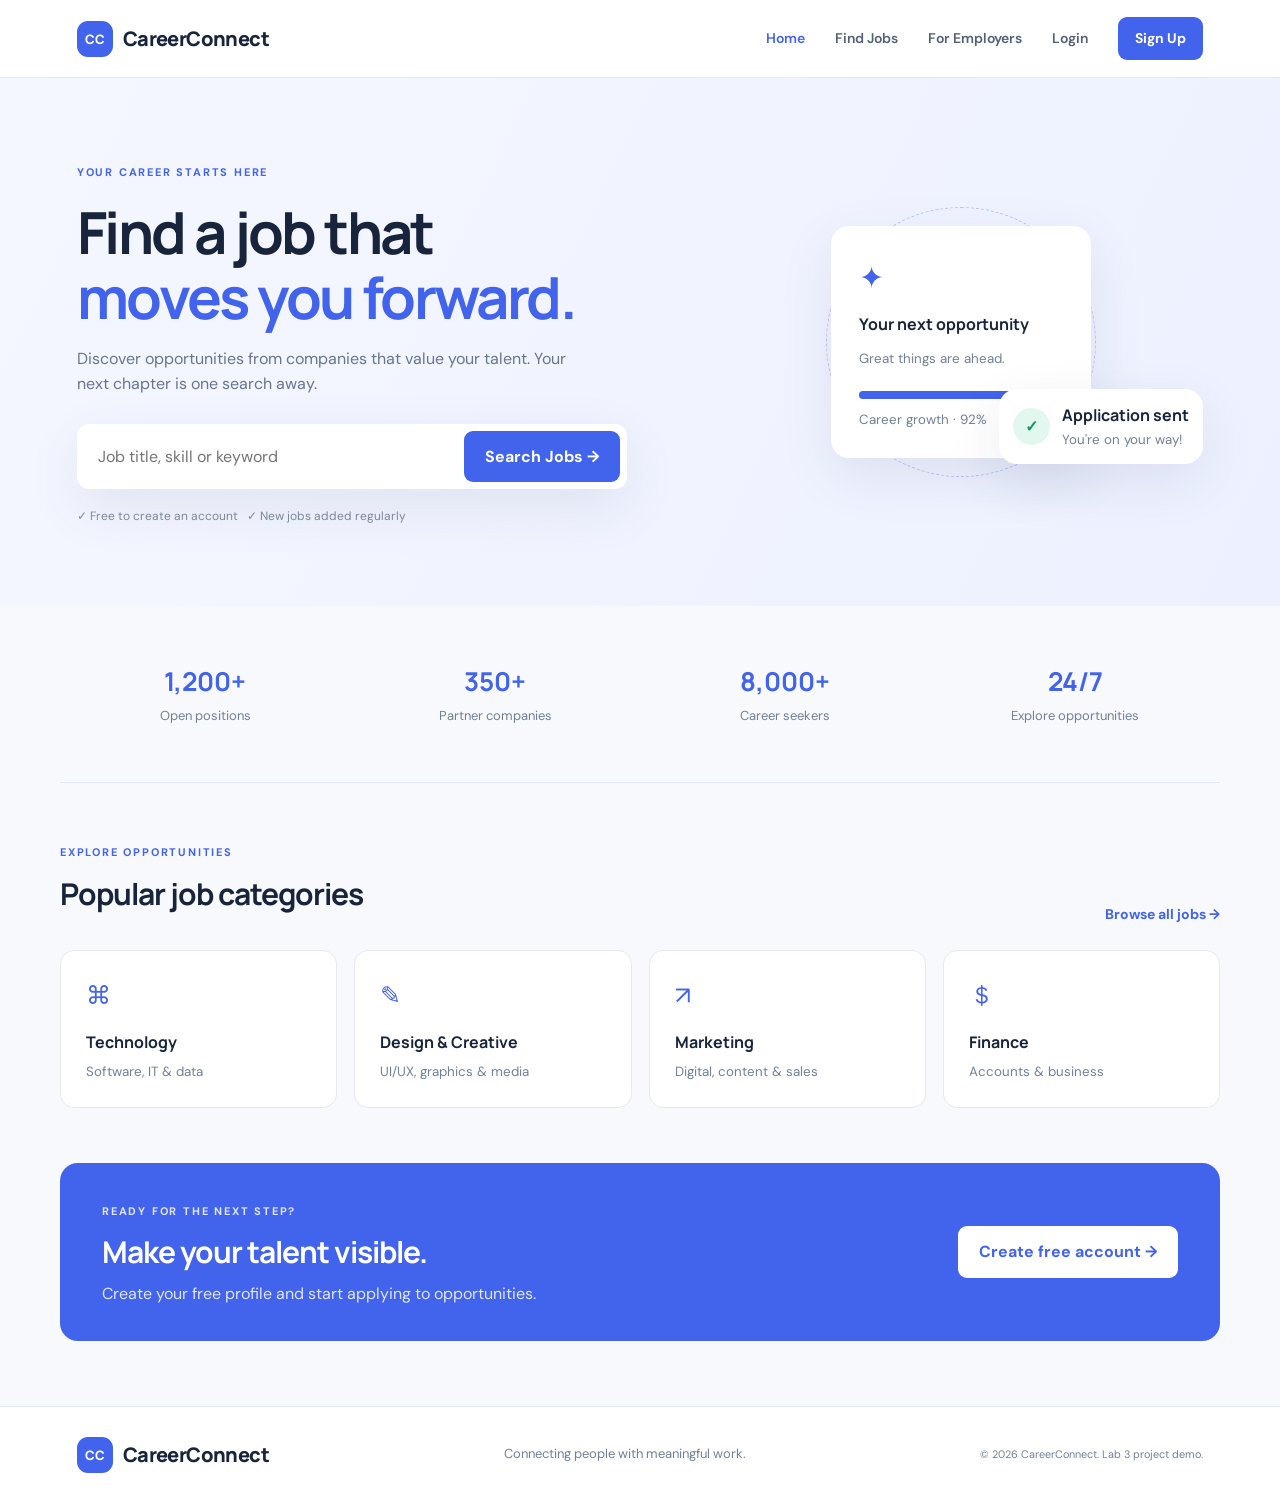
<file: index.html>
<!doctype html>
<html lang="en">
<head>
  <meta charset="utf-8"><meta name="viewport" content="width=device-width, initial-scale=1">
  <title>CareerConnect | Find your next opportunity</title>
  <link rel="stylesheet" href="css/style.css">
  <script defer src="js/app.js"></script>
</head>
<body>
<header class="site-header">
  <a class="brand" href="index.html"><span class="brand-mark">CC</span> CareerConnect</a>
  <button class="menu-toggle" aria-label="Toggle navigation" aria-expanded="false">☰</button>
  <nav class="nav-links" aria-label="Main navigation">
    <a class="active" href="index.html">Home</a><a href="jobs.html">Find Jobs</a>
    <a href="employer.html">For Employers</a><a href="login.html">Login</a>
    <a class="btn btn-small" href="register.html">Sign Up</a>
  </nav>
</header>
<main>
  <section class="hero">
    <div class="hero-content">
      <span class="eyebrow">YOUR CAREER STARTS HERE</span>
      <h1>Find a job that<br><span>moves you forward.</span></h1>
      <p>Discover opportunities from companies that value your talent. Your next chapter is one search away.</p>
      <form class="search-bar" action="jobs.html" method="get">
        <label class="sr-only" for="home-keyword">Job title or keyword</label>
        <input id="home-keyword" name="q" placeholder="Job title, skill or keyword">
        <button class="btn" type="submit">Search Jobs →</button>
      </form>
      <div class="hero-note">✓ Free to create an account &nbsp; ✓ New jobs added regularly</div>
    </div>
    <div class="hero-art" aria-label="Career growth illustration" role="img">
      <div class="art-card art-main"><span class="art-icon">✦</span><b>Your next opportunity</b><small>Great things are ahead.</small><div class="progress"><i></i></div><small>Career growth · 92%</small></div>
      <div class="art-card art-float"><span class="avatar">✓</span><div><b>Application sent</b><small>You're on your way!</small></div></div>
      <div class="art-orbit"></div>
    </div>
  </section>
  <section class="section stats">
    <div><strong>1,200+</strong><span>Open positions</span></div><div><strong>350+</strong><span>Partner companies</span></div><div><strong>8,000+</strong><span>Career seekers</span></div><div><strong>24/7</strong><span>Explore opportunities</span></div>
  </section>
  <section class="section">
    <div class="section-heading"><div><span class="eyebrow">EXPLORE OPPORTUNITIES</span><h2>Popular job categories</h2></div><a class="text-link" href="jobs.html">Browse all jobs →</a></div>
    <div class="category-grid">
      <a class="category-card" href="jobs.html?q=Developer"><span>⌘</span><b>Technology</b><small>Software, IT & data</small></a>
      <a class="category-card" href="jobs.html?q=Designer"><span>✎</span><b>Design & Creative</b><small>UI/UX, graphics & media</small></a>
      <a class="category-card" href="jobs.html?q=Marketing"><span>↗</span><b>Marketing</b><small>Digital, content & sales</small></a>
      <a class="category-card" href="jobs.html?q=Finance"><span>＄</span><b>Finance</b><small>Accounts & business</small></a>
    </div>
  </section>
  <section class="cta section"><div><span class="eyebrow">READY FOR THE NEXT STEP?</span><h2>Make your talent visible.</h2><p>Create your free profile and start applying to opportunities.</p></div><a class="btn btn-light" href="register.html">Create free account →</a></section>
</main>
<footer class="footer"><a class="brand" href="index.html"><span class="brand-mark">CC</span> CareerConnect</a><p>Connecting people with meaningful work.</p><small>© <span data-year></span> CareerConnect. Lab 3 project demo.</small></footer>
</body></html>
</file>
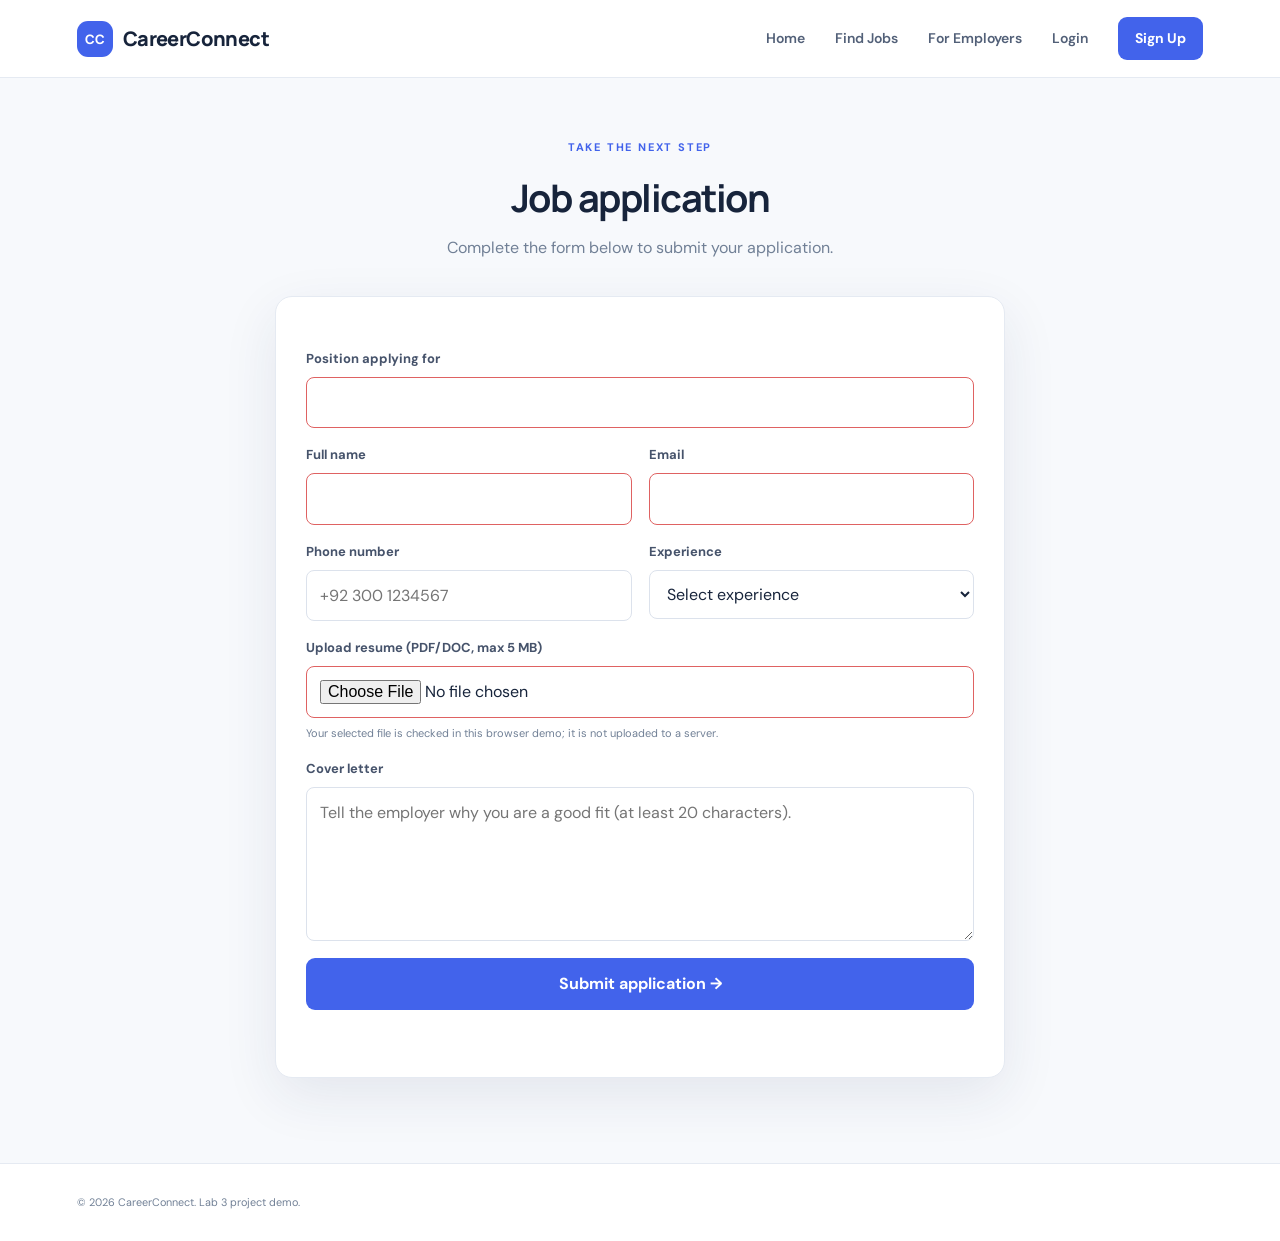
<file: apply.html>
<!doctype html>
<html lang="en"><head><meta charset="utf-8"><meta name="viewport" content="width=device-width, initial-scale=1"><title>Job Application | CareerConnect</title><link rel="stylesheet" href="css/style.css"><script defer src="js/app.js"></script></head>
<body><header class="site-header"><a class="brand" href="index.html"><span class="brand-mark">CC</span> CareerConnect</a><button class="menu-toggle" aria-label="Toggle navigation" aria-expanded="false">☰</button><nav class="nav-links"><a href="index.html">Home</a><a href="jobs.html">Find Jobs</a><a href="employer.html">For Employers</a><a href="login.html">Login</a><a class="btn btn-small" href="register.html">Sign Up</a></nav></header>
<main class="page-wrap narrow"><div class="page-title"><span class="eyebrow">TAKE THE NEXT STEP</span><h1>Job application</h1><p>Complete the form below to submit your application.</p></div>
<section class="form-card"><form id="apply-form" class="form-grid" novalidate>
<div class="field full"><label for="apply-job">Position applying for</label><input id="apply-job" name="job" required></div>
<div class="field"><label for="applicant-name">Full name</label><input id="applicant-name" name="name" minlength="3" maxlength="60" required></div>
<div class="field"><label for="applicant-email">Email</label><input id="applicant-email" name="email" type="email" required></div>
<div class="field"><label for="applicant-phone">Phone number</label><input id="applicant-phone" name="phone" type="tel" pattern="[0-9+() -]{7,20}" placeholder="+92 300 1234567" required></div>
<div class="field"><label for="experience">Experience</label><select id="experience" name="experience" required><option value="">Select experience</option><option>Fresh / Entry level</option><option>1–2 years</option><option>3–5 years</option><option>5+ years</option></select></div>
<div class="field full"><label for="resume">Upload resume (PDF/DOC, max 5 MB)</label><input id="resume" name="resume" type="file" accept=".pdf,.doc,.docx" required><small class="hint">Your selected file is checked in this browser demo; it is not uploaded to a server.</small></div>
<div class="field full"><label for="cover-letter">Cover letter</label><textarea id="cover-letter" name="cover" rows="5" minlength="20" maxlength="1200" placeholder="Tell the employer why you are a good fit (at least 20 characters)." required></textarea></div>
<div class="field full"><button class="btn btn-block" type="submit">Submit application →</button><p id="apply-message" class="form-message" role="status"></p></div>
</form></section></main><footer class="footer"><small>© <span data-year></span> CareerConnect. Lab 3 project demo.</small></footer></body></html>
</file>
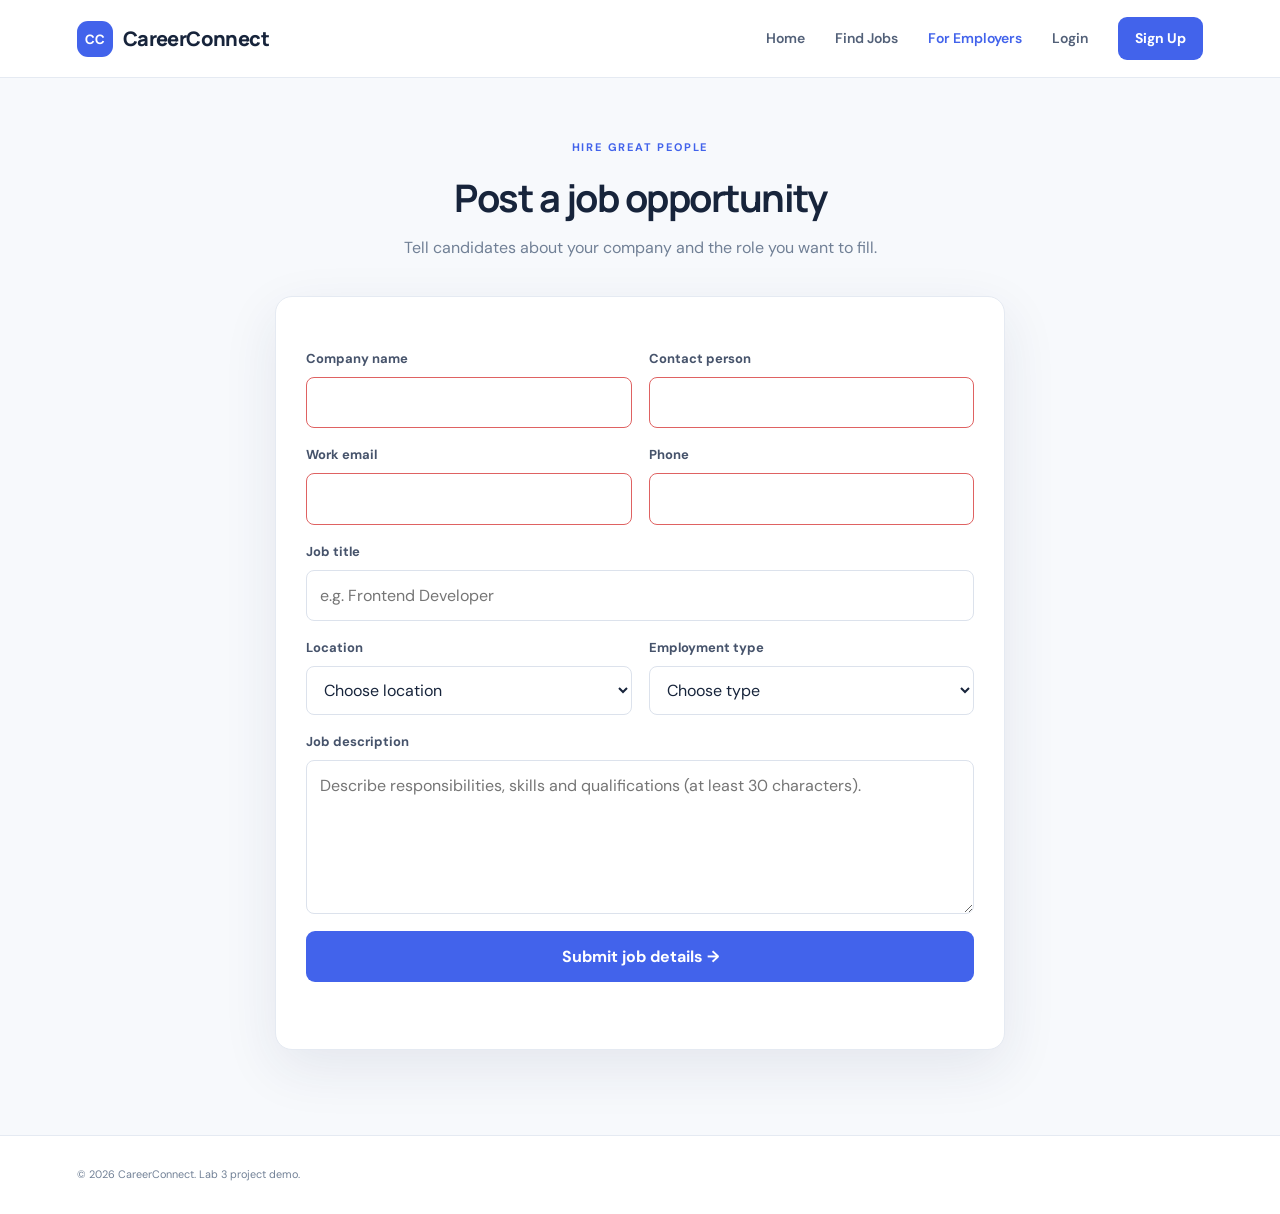
<file: employer.html>
<!doctype html>
<html lang="en"><head><meta charset="utf-8"><meta name="viewport" content="width=device-width, initial-scale=1"><title>For Employers | CareerConnect</title><link rel="stylesheet" href="css/style.css"><script defer src="js/app.js"></script></head>
<body><header class="site-header"><a class="brand" href="index.html"><span class="brand-mark">CC</span> CareerConnect</a><button class="menu-toggle" aria-label="Toggle navigation" aria-expanded="false">☰</button><nav class="nav-links"><a href="index.html">Home</a><a href="jobs.html">Find Jobs</a><a class="active" href="employer.html">For Employers</a><a href="login.html">Login</a><a class="btn btn-small" href="register.html">Sign Up</a></nav></header>
<main class="page-wrap narrow"><div class="page-title"><span class="eyebrow">HIRE GREAT PEOPLE</span><h1>Post a job opportunity</h1><p>Tell candidates about your company and the role you want to fill.</p></div>
<section class="form-card"><form id="employer-form" class="form-grid" novalidate>
<div class="field"><label for="company-name">Company name</label><input id="company-name" name="company" minlength="2" maxlength="80" required></div>
<div class="field"><label for="contact-person">Contact person</label><input id="contact-person" name="contact" minlength="3" maxlength="60" required></div>
<div class="field"><label for="employer-email">Work email</label><input id="employer-email" name="email" type="email" required></div>
<div class="field"><label for="employer-phone">Phone</label><input id="employer-phone" name="phone" type="tel" pattern="[0-9+() -]{7,20}" required></div>
<div class="field full"><label for="position-title">Job title</label><input id="position-title" name="title" placeholder="e.g. Frontend Developer" minlength="3" required></div>
<div class="field"><label for="work-location">Location</label><select id="work-location" name="location" required><option value="">Choose location</option><option>Islamabad</option><option>Lahore</option><option>Karachi</option><option>Remote</option></select></div>
<div class="field"><label for="employment-type">Employment type</label><select id="employment-type" name="type" required><option value="">Choose type</option><option>Full-time</option><option>Part-time</option><option>Internship</option><option>Remote</option></select></div>
<div class="field full"><label for="job-description">Job description</label><textarea id="job-description" name="description" rows="5" minlength="30" maxlength="1500" required placeholder="Describe responsibilities, skills and qualifications (at least 30 characters)."></textarea></div>
<div class="field full"><button class="btn btn-block" type="submit">Submit job details →</button><p id="employer-message" class="form-message" role="status"></p></div>
</form></section></main><footer class="footer"><small>© <span data-year></span> CareerConnect. Lab 3 project demo.</small></footer></body></html>
</file>
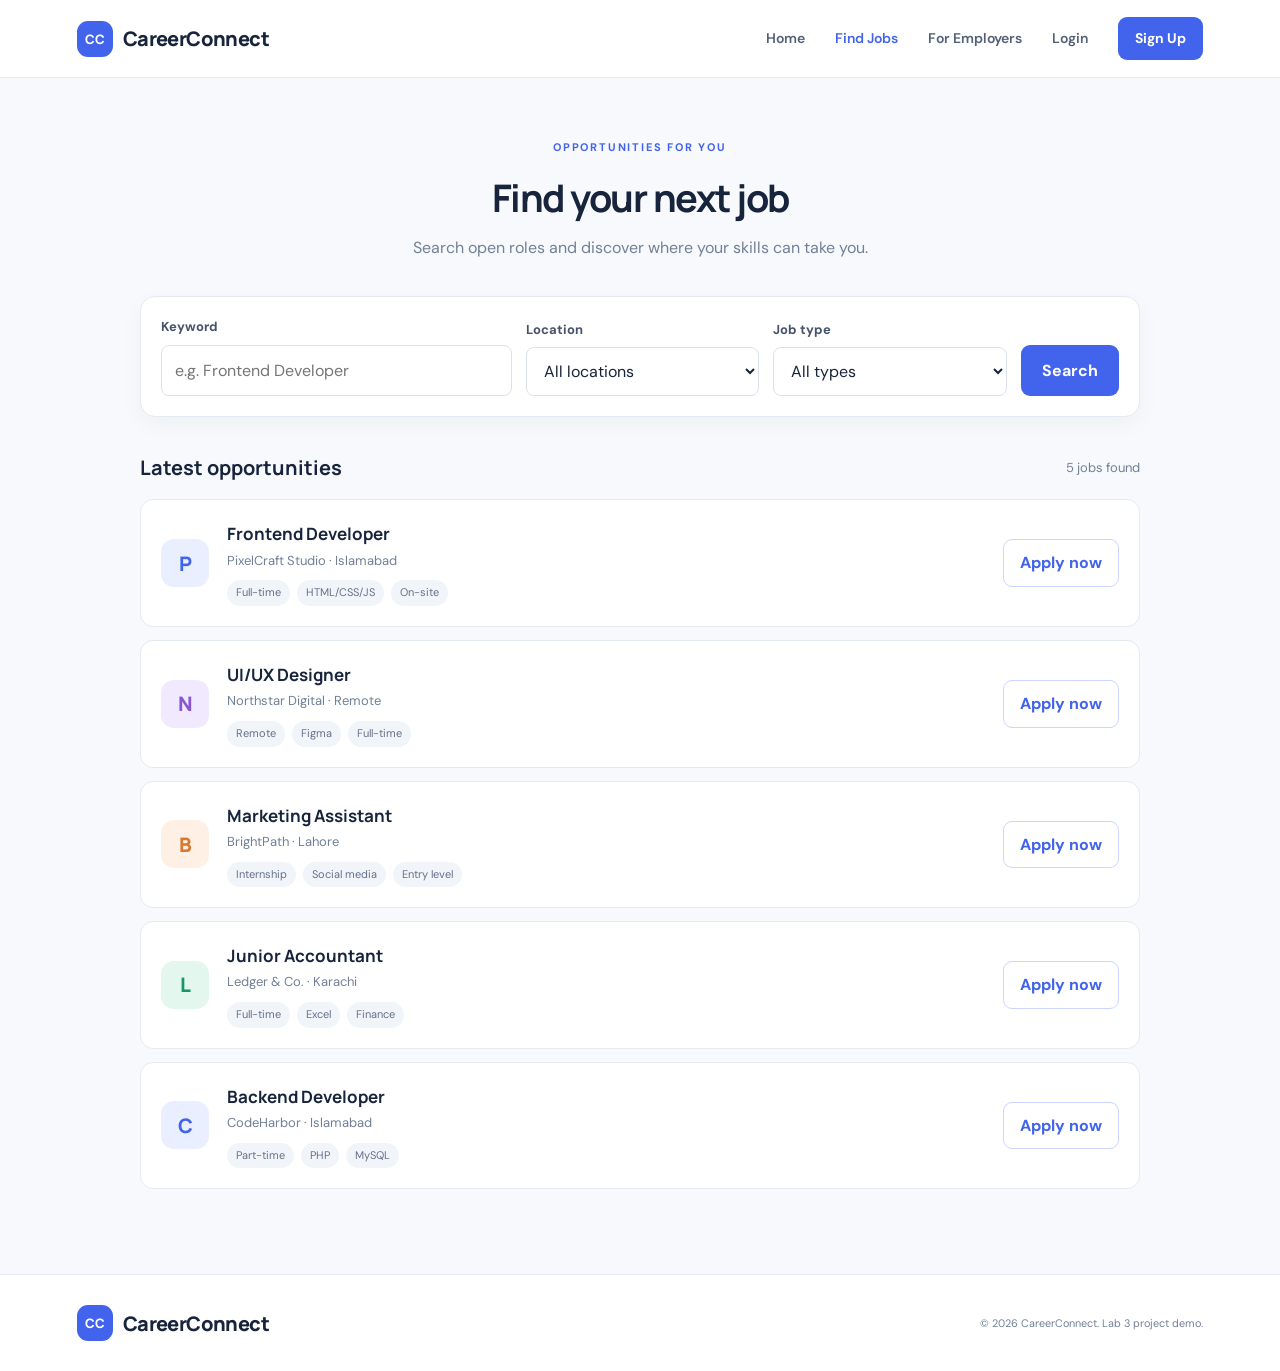
<file: jobs.html>
<!doctype html>
<html lang="en"><head><meta charset="utf-8"><meta name="viewport" content="width=device-width, initial-scale=1"><title>Find Jobs | CareerConnect</title><link rel="stylesheet" href="css/style.css"><script defer src="js/app.js"></script></head>
<body>
<header class="site-header"><a class="brand" href="index.html"><span class="brand-mark">CC</span> CareerConnect</a><button class="menu-toggle" aria-label="Toggle navigation" aria-expanded="false">☰</button><nav class="nav-links" aria-label="Main navigation"><a href="index.html">Home</a><a class="active" href="jobs.html">Find Jobs</a><a href="employer.html">For Employers</a><a href="login.html">Login</a><a class="btn btn-small" href="register.html">Sign Up</a></nav></header>
<main class="page-wrap">
  <div class="page-title"><span class="eyebrow">OPPORTUNITIES FOR YOU</span><h1>Find your next job</h1><p>Search open roles and discover where your skills can take you.</p></div>
  <form id="job-search" class="filter-panel">
    <div class="field"><label for="job-keyword">Keyword</label><input id="job-keyword" name="q" placeholder="e.g. Frontend Developer"></div>
    <div class="field"><label for="job-location">Location</label><select id="job-location"><option value="">All locations</option><option>Islamabad</option><option>Lahore</option><option>Karachi</option><option>Remote</option></select></div>
    <div class="field"><label for="job-type">Job type</label><select id="job-type"><option value="">All types</option><option>Full-time</option><option>Part-time</option><option>Internship</option><option>Remote</option></select></div>
    <button class="btn" type="submit">Search</button>
  </form>
  <div class="results-head"><h2>Latest opportunities</h2><span id="result-count" class="muted"></span></div>
  <div id="job-list" class="job-list">
    <article class="job-card" data-title="Frontend Developer" data-company="PixelCraft Studio" data-location="Islamabad" data-type="Full-time"><div class="company-logo">P</div><div class="job-info"><h3>Frontend Developer</h3><p>PixelCraft Studio · Islamabad</p><div class="tags"><span>Full-time</span><span>HTML/CSS/JS</span><span>On-site</span></div></div><a class="btn btn-outline" href="apply.html?job=Frontend%20Developer">Apply now</a></article>
    <article class="job-card" data-title="UI/UX Designer" data-company="Northstar Digital" data-location="Remote" data-type="Remote"><div class="company-logo purple">N</div><div class="job-info"><h3>UI/UX Designer</h3><p>Northstar Digital · Remote</p><div class="tags"><span>Remote</span><span>Figma</span><span>Full-time</span></div></div><a class="btn btn-outline" href="apply.html?job=UI%2FUX%20Designer">Apply now</a></article>
    <article class="job-card" data-title="Marketing Assistant" data-company="BrightPath" data-location="Lahore" data-type="Internship"><div class="company-logo orange">B</div><div class="job-info"><h3>Marketing Assistant</h3><p>BrightPath · Lahore</p><div class="tags"><span>Internship</span><span>Social media</span><span>Entry level</span></div></div><a class="btn btn-outline" href="apply.html?job=Marketing%20Assistant">Apply now</a></article>
    <article class="job-card" data-title="Junior Accountant" data-company="Ledger & Co." data-location="Karachi" data-type="Full-time"><div class="company-logo green">L</div><div class="job-info"><h3>Junior Accountant</h3><p>Ledger &amp; Co. · Karachi</p><div class="tags"><span>Full-time</span><span>Excel</span><span>Finance</span></div></div><a class="btn btn-outline" href="apply.html?job=Junior%20Accountant">Apply now</a></article>
    <article class="job-card" data-title="Backend Developer" data-company="CodeHarbor" data-location="Islamabad" data-type="Part-time"><div class="company-logo">C</div><div class="job-info"><h3>Backend Developer</h3><p>CodeHarbor · Islamabad</p><div class="tags"><span>Part-time</span><span>PHP</span><span>MySQL</span></div></div><a class="btn btn-outline" href="apply.html?job=Backend%20Developer">Apply now</a></article>
  </div>
  <p id="no-jobs" class="empty-state" hidden>No matching jobs found. Try changing your search filters.</p>
</main><footer class="footer"><a class="brand" href="index.html"><span class="brand-mark">CC</span> CareerConnect</a><small>© <span data-year></span> CareerConnect. Lab 3 project demo.</small></footer>
</body></html>
</file>
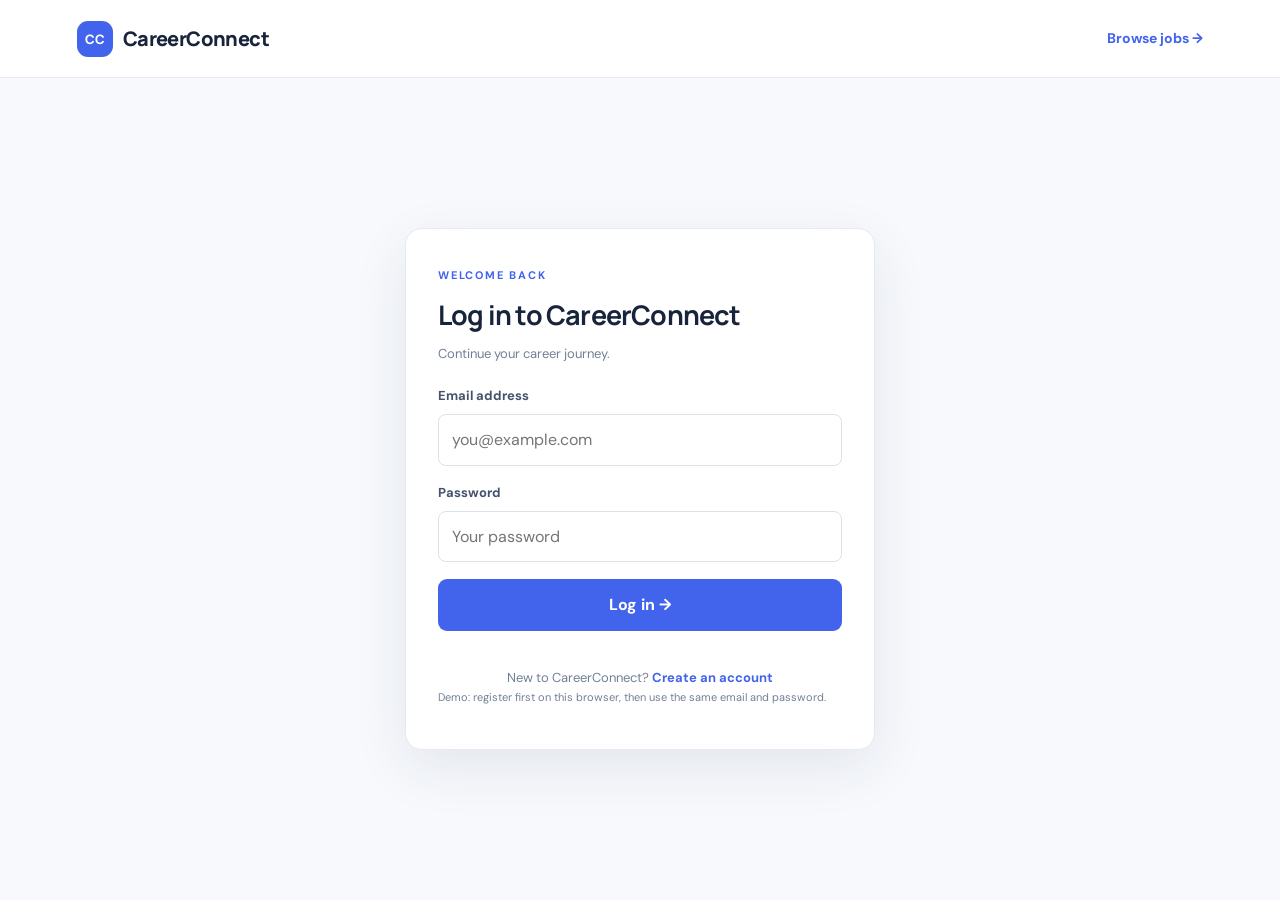
<file: login.html>
<!doctype html>
<html lang="en"><head><meta charset="utf-8"><meta name="viewport" content="width=device-width, initial-scale=1"><title>Login | CareerConnect</title><link rel="stylesheet" href="css/style.css"><script defer src="js/app.js"></script></head>
<body class="auth-body"><header class="site-header"><a class="brand" href="index.html"><span class="brand-mark">CC</span> CareerConnect</a><a class="text-link" href="jobs.html">Browse jobs →</a></header>
<main class="login-wrap"><section class="form-card login-card"><span class="eyebrow">WELCOME BACK</span><h1>Log in to CareerConnect</h1><p class="muted">Continue your career journey.</p>
<form id="login-form" class="form-grid" novalidate><div class="field full"><label for="login-email">Email address</label><input id="login-email" type="email" placeholder="you@example.com" required></div><div class="field full"><label for="login-password">Password</label><input id="login-password" type="password" minlength="8" placeholder="Your password" required></div><div class="field full"><button class="btn btn-block" type="submit">Log in →</button><p id="login-message" class="form-message" role="status"></p></div></form>
<p class="form-foot">New to CareerConnect? <a href="register.html">Create an account</a></p><p class="demo-hint">Demo: register first on this browser, then use the same email and password.</p></section></main></body></html>
</file>
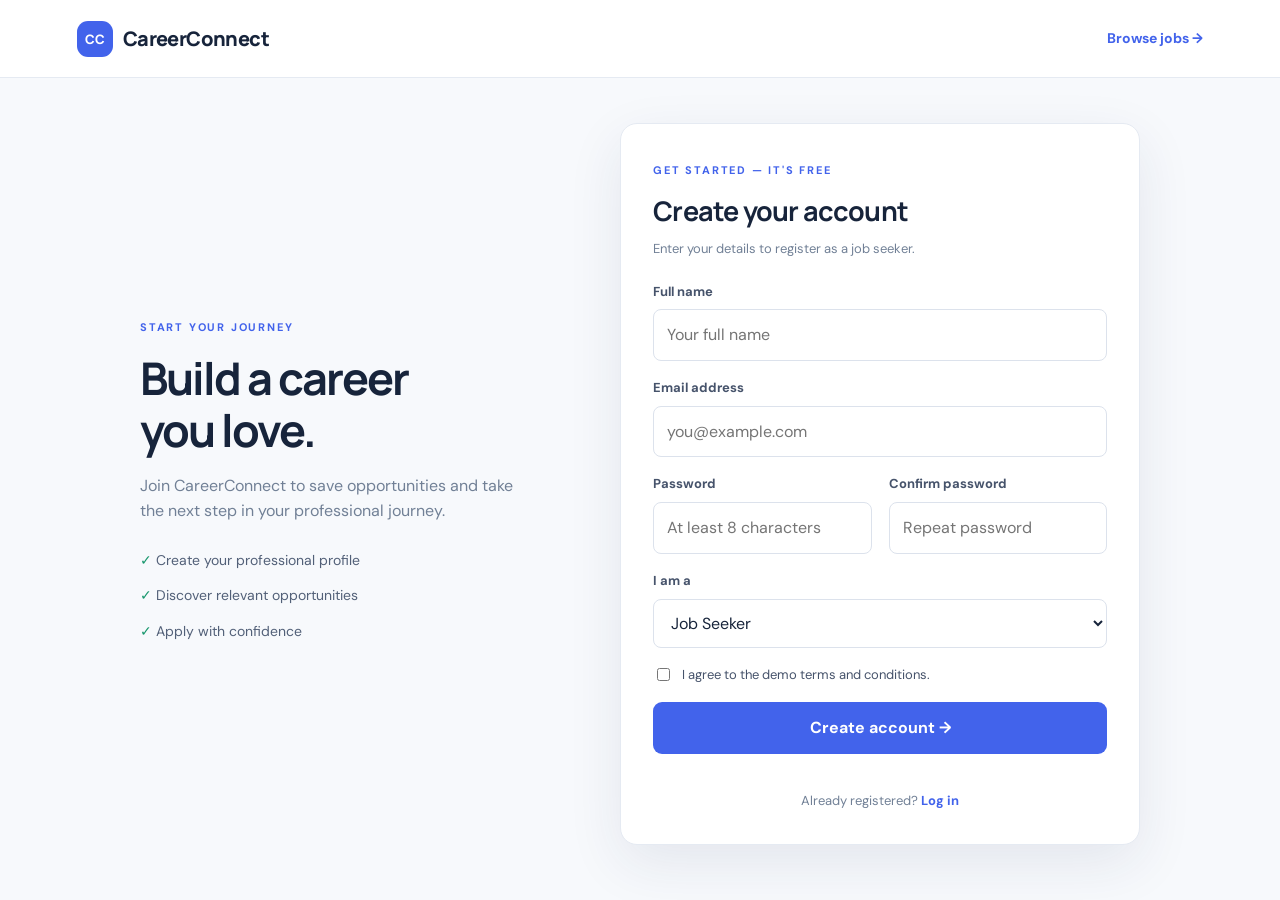
<file: register.html>
<!doctype html>
<html lang="en"><head><meta charset="utf-8"><meta name="viewport" content="width=device-width, initial-scale=1"><title>Create Account | CareerConnect</title><link rel="stylesheet" href="css/style.css"><script defer src="js/app.js"></script></head>
<body class="auth-body"><header class="site-header"><a class="brand" href="index.html"><span class="brand-mark">CC</span> CareerConnect</a><a class="text-link" href="jobs.html">Browse jobs →</a></header>
<main class="auth-layout"><aside class="auth-aside"><span class="eyebrow">START YOUR JOURNEY</span><h1>Build a career<br>you love.</h1><p>Join CareerConnect to save opportunities and take the next step in your professional journey.</p><div class="aside-check">✓ Create your professional profile</div><div class="aside-check">✓ Discover relevant opportunities</div><div class="aside-check">✓ Apply with confidence</div></aside>
<section class="form-card"><span class="eyebrow">GET STARTED — IT'S FREE</span><h2>Create your account</h2><p class="muted">Enter your details to register as a job seeker.</p>
<form id="register-form" class="form-grid" novalidate>
<div class="field full"><label for="full-name">Full name</label><input id="full-name" name="name" type="text" placeholder="Your full name" minlength="3" maxlength="60" required></div>
<div class="field full"><label for="reg-email">Email address</label><input id="reg-email" name="email" type="email" placeholder="you@example.com" required></div>
<div class="field"><label for="reg-password">Password</label><input id="reg-password" name="password" type="password" placeholder="At least 8 characters" minlength="8" required></div>
<div class="field"><label for="confirm-password">Confirm password</label><input id="confirm-password" name="confirm" type="password" placeholder="Repeat password" minlength="8" required></div>
<div class="field full"><label for="user-role">I am a</label><select id="user-role" name="role" required><option value="Job Seeker">Job Seeker</option><option value="Employer">Employer</option></select></div>
<div class="field full"><label class="check-label"><input type="checkbox" required> I agree to the demo terms and conditions.</label></div>
<div class="field full"><button class="btn btn-block" type="submit">Create account →</button><p id="register-message" class="form-message" role="status"></p></div>
</form><p class="form-foot">Already registered? <a href="login.html">Log in</a></p></section></main></body></html>
</file>
<file: css/style.css>
@import url('https://fonts.googleapis.com/css2?family=DM+Sans:wght@400;500;600;700&family=Manrope:wght@400;500;600;700;800&display=swap');
:root{--ink:#17243b;--muted:#718096;--primary:#4263eb;--primary-dark:#304fce;--pale:#eef2ff;--line:#e5eaf2;--bg:#f7f9fc;--white:#fff;--green:#15966b;--shadow:0 18px 55px rgba(28,45,85,.09)}
*{box-sizing:border-box}html{scroll-behavior:smooth}body{margin:0;background:var(--bg);color:var(--ink);font-family:'DM Sans',Arial,sans-serif;line-height:1.6}h1,h2,h3,b,strong{font-family:Manrope,'DM Sans',sans-serif}a{color:inherit;text-decoration:none}button,input,select,textarea{font:inherit}.site-header{height:78px;background:#fff;display:flex;align-items:center;justify-content:space-between;padding:0 max(6%,calc((100% - 1160px)/2));border-bottom:1px solid var(--line);position:relative;z-index:3}.brand{display:inline-flex;align-items:center;gap:10px;font:800 20px Manrope,sans-serif;letter-spacing:-.6px}.brand-mark{display:grid;place-items:center;width:36px;height:36px;border-radius:11px;background:var(--primary);color:#fff;font-size:13px;letter-spacing:0}.nav-links{display:flex;align-items:center;gap:30px;font-size:14px;font-weight:600;color:#526078}.nav-links a.active,.nav-links a:hover{color:var(--primary)}.btn{display:inline-flex;align-items:center;justify-content:center;border:0;border-radius:9px;padding:13px 21px;background:var(--primary);color:#fff;font-weight:700;cursor:pointer;transition:.2s}.btn:hover{background:var(--primary-dark);transform:translateY(-1px)}.btn-small{padding:10px 17px;color:#fff!important}.btn-outline{background:#fff;color:var(--primary);border:1px solid #ccd5ff;padding:10px 16px;white-space:nowrap}.btn-outline:hover{color:#fff}.btn-light{background:#fff;color:var(--primary)}.btn-block{width:100%}.menu-toggle{display:none;border:0;background:none;font-size:25px;color:var(--ink)}
.hero{min-height:500px;padding:80px max(6%,calc((100% - 1160px)/2));display:grid;grid-template-columns:1.1fr .9fr;align-items:center;gap:50px;background:linear-gradient(115deg,#f5f7ff,#edf1ff)}.eyebrow{font-size:11px;letter-spacing:1.8px;font-weight:700;color:var(--primary)}.hero h1{font-size:clamp(40px,5vw,58px);line-height:1.12;letter-spacing:-2.6px;margin:16px 0}.hero h1 span{color:var(--primary)}.hero-content>p{max-width:500px;color:#68758d;font-size:16px;margin-bottom:27px}.search-bar{display:flex;max-width:550px;background:#fff;padding:7px;border-radius:12px;box-shadow:var(--shadow)}.search-bar input{flex:1;min-width:0;border:0;padding:0 14px;outline:0}.hero-note{font-size:12px;color:#7b879b;margin-top:18px}.hero-art{height:300px;position:relative;display:grid;place-items:center}.art-orbit{width:270px;height:270px;border-radius:50%;border:1px dashed #b5c3ff;position:absolute}.art-main{width:260px;padding:28px;z-index:1;display:flex;flex-direction:column;gap:10px}.art-card{background:#fff;border-radius:18px;box-shadow:var(--shadow)}.art-icon{font-size:30px;color:var(--primary)}.art-card small{color:var(--muted)}.progress{height:8px;border-radius:10px;background:#e9edfa;margin-top:12px}.progress i{display:block;width:92%;height:100%;border-radius:10px;background:var(--primary)}.art-float{position:absolute;z-index:2;right:0;bottom:28px;padding:14px;display:flex;align-items:center;gap:12px}.art-float small{display:block}.avatar{width:37px;height:37px;border-radius:50%;display:grid;place-items:center;background:#e2f7ed;color:var(--green);font-weight:800}
.section{max-width:1160px;margin:auto;padding:55px 0}.stats{display:grid;grid-template-columns:repeat(4,1fr);border-bottom:1px solid var(--line)}.stats div{display:flex;flex-direction:column;align-items:center;gap:3px}.stats strong{font-size:26px;color:var(--primary)}.stats span,.muted{color:var(--muted);font-size:13px}.section-heading{display:flex;align-items:end;justify-content:space-between;margin-bottom:25px}.section-heading h2,.cta h2{font-size:30px;letter-spacing:-1px;margin:7px 0}.text-link{font-size:14px;font-weight:700;color:var(--primary)}.category-grid{display:grid;grid-template-columns:repeat(4,1fr);gap:17px}.category-card{background:#fff;padding:25px;border:1px solid var(--line);border-radius:14px;display:flex;flex-direction:column;gap:5px;transition:.2s}.category-card:hover{transform:translateY(-4px);box-shadow:var(--shadow);border-color:#cbd4ff}.category-card>span{font-size:25px;color:var(--primary);margin-bottom:9px}.category-card small{color:var(--muted)}.cta{background:var(--primary);color:#fff;border-radius:18px;padding:34px 42px;margin-bottom:65px;display:flex;justify-content:space-between;align-items:center}.cta .eyebrow,.cta p{color:#e0e6ff}.cta h2{margin:5px 0}.cta p{margin:0}.footer{padding:30px 6%;display:flex;align-items:center;justify-content:space-between;background:#fff;border-top:1px solid var(--line);color:var(--muted);font-size:13px}.footer p{margin:0}.footer .brand{color:var(--ink)}
.page-wrap{max-width:1050px;margin:0 auto;padding:55px 25px 85px}.page-wrap.narrow{max-width:780px}.page-title{text-align:center;margin-bottom:35px}.page-title h1{font-size:38px;letter-spacing:-1.5px;margin:8px 0}.page-title p{color:var(--muted);margin:0}.filter-panel{display:grid;grid-template-columns:1.5fr 1fr 1fr auto;gap:14px;align-items:end;background:#fff;border:1px solid var(--line);border-radius:15px;padding:20px;margin-bottom:35px;box-shadow:0 8px 25px rgba(28,45,85,.04)}.field{display:flex;flex-direction:column;gap:7px;min-width:0}.field label{font-size:13px;font-weight:700;color:#46536b}.field input,.field select,.field textarea{width:100%;border:1px solid #dce2ec;background:#fff;border-radius:8px;padding:12px 13px;color:var(--ink);outline:none;transition:.2s}.field input:focus,.field select:focus,.field textarea:focus{border-color:var(--primary);box-shadow:0 0 0 3px #4263eb20}.field input:invalid:not(:placeholder-shown),.field textarea:invalid:not(:placeholder-shown){border-color:#df6262}.results-head{display:flex;justify-content:space-between;align-items:center;margin-bottom:15px}.results-head h2{font-size:20px;margin:0}.job-list{display:grid;gap:13px}.job-card{display:flex;align-items:center;gap:18px;padding:20px;background:#fff;border:1px solid var(--line);border-radius:13px}.company-logo{width:48px;height:48px;flex:none;border-radius:13px;display:grid;place-items:center;background:#e9efff;color:#4263eb;font:800 20px Manrope}.company-logo.purple{background:#f1eaff;color:#8857cf}.company-logo.orange{background:#fff0e5;color:#d87932}.company-logo.green{background:#e3f7ef;color:#15966b}.job-info{flex:1}.job-info h3{margin:0 0 3px;font-size:17px}.job-info p{margin:0 0 9px;color:var(--muted);font-size:13px}.tags{display:flex;gap:7px;flex-wrap:wrap}.tags span{font-size:11px;color:#63718a;background:#f1f4f9;border-radius:20px;padding:4px 9px}.empty-state{text-align:center;padding:45px;color:var(--muted);background:#fff;border-radius:12px}
.auth-body{min-height:100vh}.auth-layout{max-width:1050px;margin:45px auto 75px;padding:0 25px;display:grid;grid-template-columns:.9fr 1.1fr;gap:55px;align-items:center}.auth-aside{padding:30px 0}.auth-aside h1{font-size:45px;line-height:1.15;letter-spacing:-2px;margin:15px 0}.auth-aside>p{color:var(--muted);max-width:390px;margin-bottom:25px}.aside-check{margin:13px 0;color:#526078;font-size:14px}.aside-check:first-letter{color:var(--green)}.form-card{background:#fff;border:1px solid var(--line);border-radius:17px;padding:32px;box-shadow:var(--shadow)}.form-card h2,.form-card h1{font-size:27px;letter-spacing:-.8px;margin:7px 0}.form-card>p{margin-top:0}.form-grid{display:grid;grid-template-columns:1fr 1fr;gap:17px;margin-top:22px}.field.full{grid-column:1/-1}.check-label{display:flex;align-items:center;gap:9px;font-weight:400!important}.check-label input{width:auto;accent-color:var(--primary)}.form-foot{text-align:center;font-size:13px;color:var(--muted);margin:22px 0 0}.form-foot a{color:var(--primary);font-weight:700}.form-message{font-size:13px;margin:10px 0 0;color:var(--green);min-height:20px}.form-message.error{color:#c43e3e}.login-wrap{min-height:calc(100vh - 78px);display:grid;place-items:center;padding:45px 20px}.login-card{width:min(100%,470px)}.demo-hint,.hint{font-size:11px;color:var(--muted)}.narrow .form-card{padding:30px}.sr-only{position:absolute;width:1px;height:1px;padding:0;margin:-1px;overflow:hidden;clip:rect(0,0,0,0);white-space:nowrap;border:0}
@media(max-width:850px){.site-header{padding:0 5%}.nav-links{gap:15px}.hero{padding:60px 6%;gap:15px}.section{margin:0 6%;padding:42px 0}.filter-panel{grid-template-columns:1fr 1fr}.filter-panel .btn{height:45px}.category-grid{grid-template-columns:repeat(2,1fr)}.auth-layout{gap:25px}.auth-aside h1{font-size:38px}}
@media(max-width:620px){.site-header{height:68px}.menu-toggle{display:block}.nav-links{display:none;position:absolute;top:68px;left:0;right:0;background:#fff;padding:18px 6%;box-shadow:var(--shadow);flex-direction:column;align-items:stretch;gap:15px}.nav-links.open{display:flex}.nav-links .btn{align-self:flex-start}.hero{grid-template-columns:1fr;padding:55px 6%}.hero-art{height:230px}.art-orbit{width:210px;height:210px}.art-main{width:220px;padding:20px}.art-float{right:2%;bottom:10px}.stats{grid-template-columns:1fr 1fr;gap:25px}.section-heading{align-items:start;gap:15px;flex-direction:column}.category-grid{gap:10px}.category-card{padding:17px}.cta{margin:20px 5% 45px;padding:27px;display:block}.cta .btn{margin-top:20px}.footer{flex-direction:column;gap:12px;text-align:center}.page-wrap{padding:40px 17px 60px}.page-title h1{font-size:31px}.filter-panel{grid-template-columns:1fr}.job-card{align-items:flex-start;flex-wrap:wrap}.job-info{min-width:calc(100% - 70px)}.job-card .btn{margin-left:66px}.auth-layout{grid-template-columns:1fr;margin:15px auto 50px}.auth-aside{padding:10px 0 0}.auth-aside h1{font-size:35px}.form-card{padding:23px}.form-grid{grid-template-columns:1fr}.field.full{grid-column:auto}.narrow .form-card{padding:20px}}
</file>
